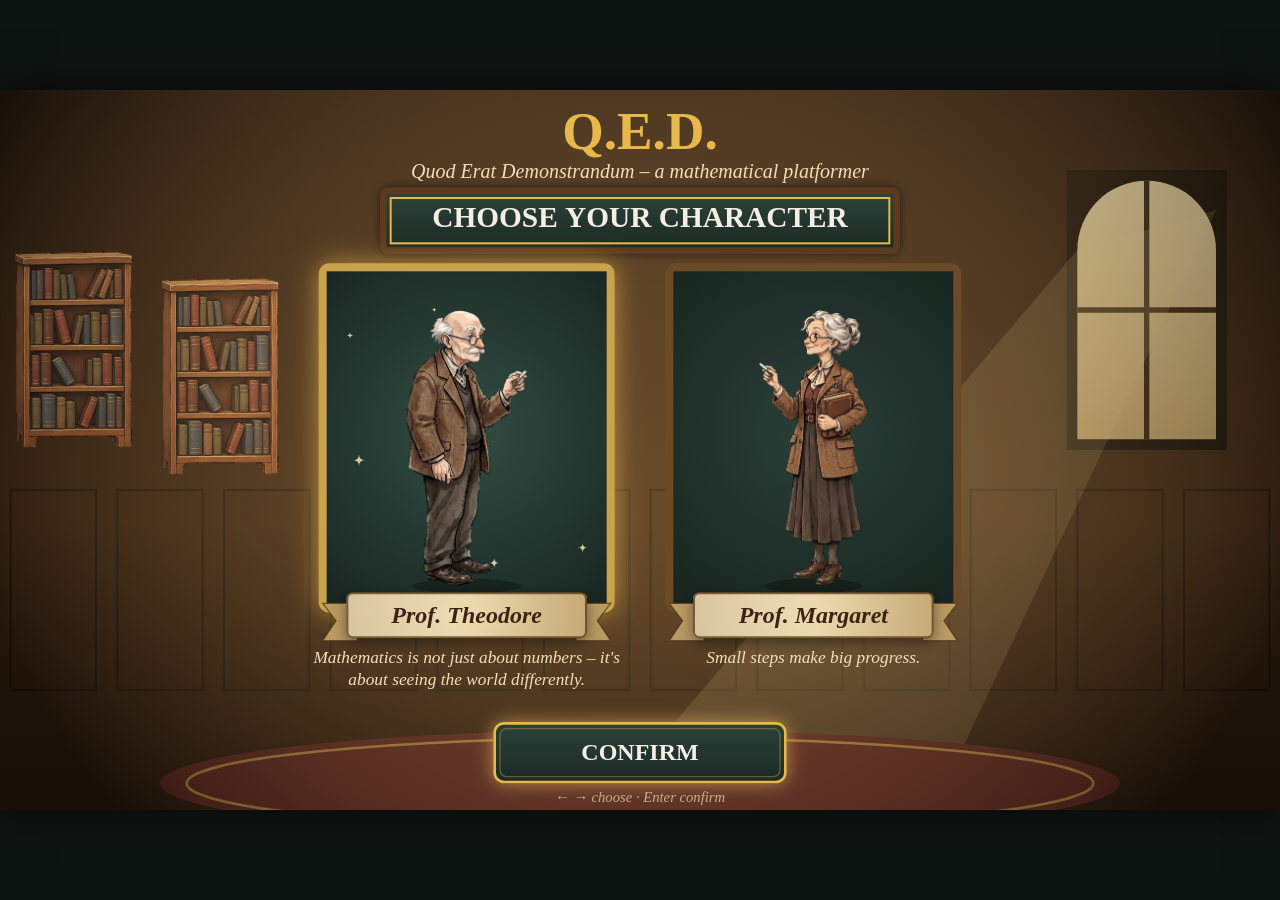
<file: index.html>
<!doctype html>
<html lang="en">
<head>
  <meta charset="utf-8">
  <meta name="viewport" content="width=device-width, initial-scale=1">
  <title>Q.E.D.</title>
  <link rel="stylesheet" href="style.css">
</head>
<body>
  <canvas id="game" tabindex="0" width="960" height="540" aria-label="Q.E.D. – a mathematical platformer"></canvas>
  <script type="module" src="src/main.js"></script>
</body>
</html>
</file>
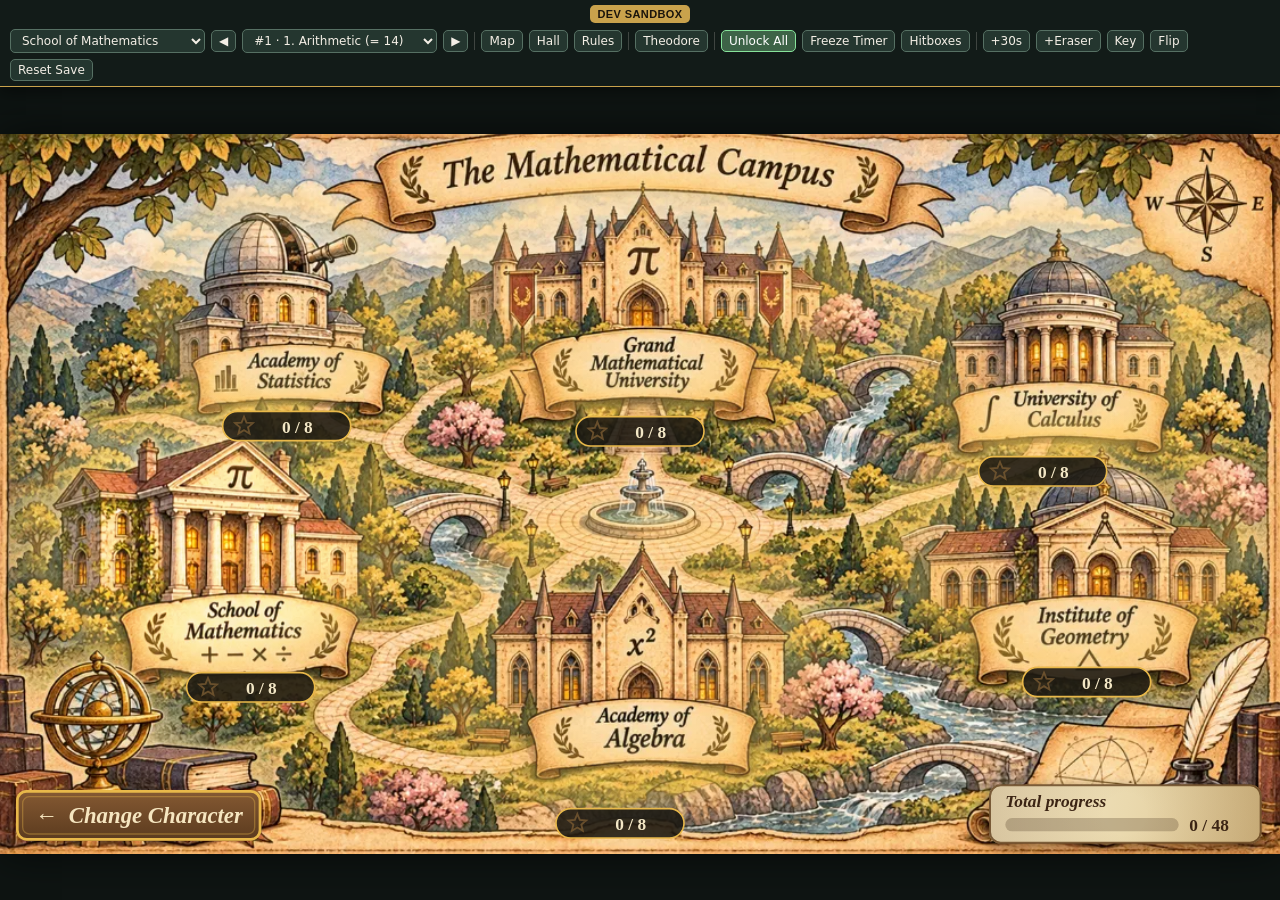
<file: dev.html>
<!doctype html>
<html lang="en">
<head>
  <meta charset="utf-8">
  <meta name="viewport" content="width=device-width, initial-scale=1">
  <title>Q.E.D. — Developer Sandbox</title>
  <link rel="stylesheet" href="style.css">
</head>
<body>
  <canvas id="game" tabindex="0" width="960" height="540" aria-label="Q.E.D. – Developer Sandbox"></canvas>
  <script>window.QED_DEV = true;</script>
  <script type="module" src="src/main.js"></script>
</body>
</html>
</file>
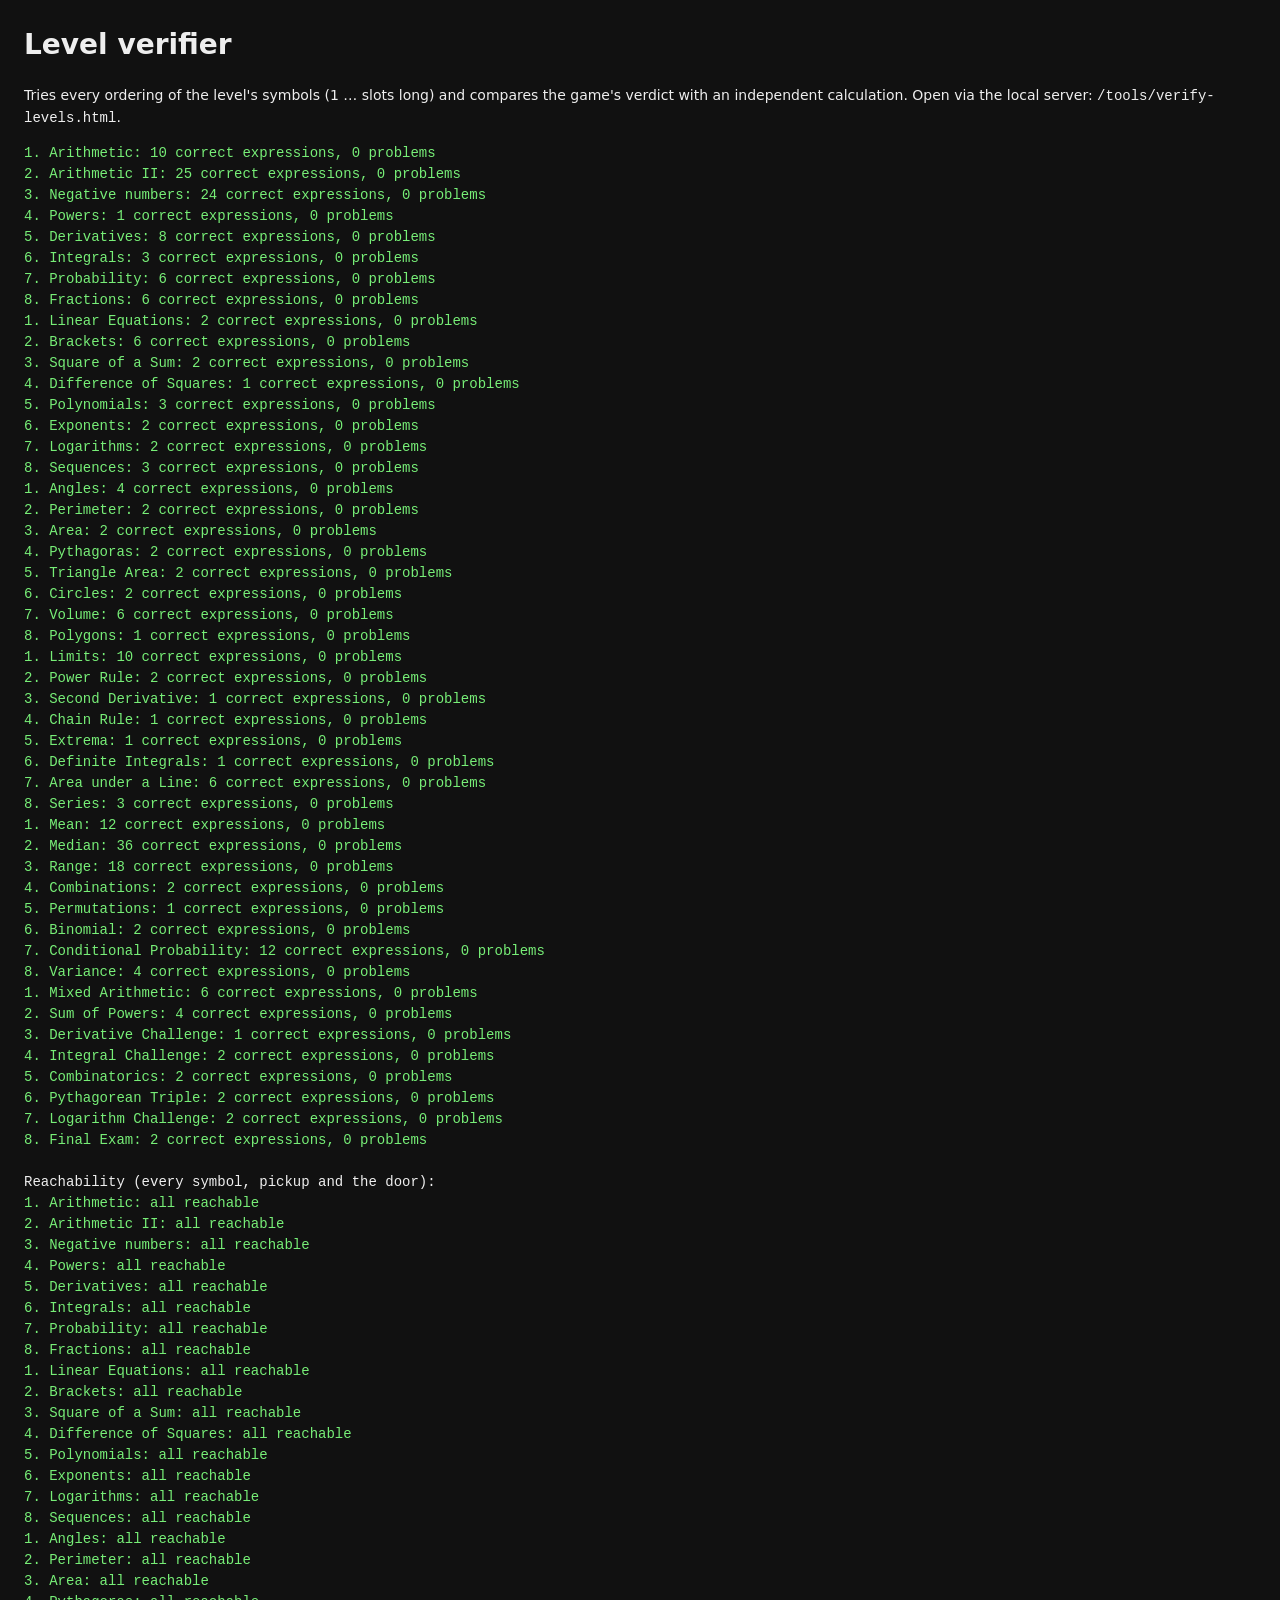
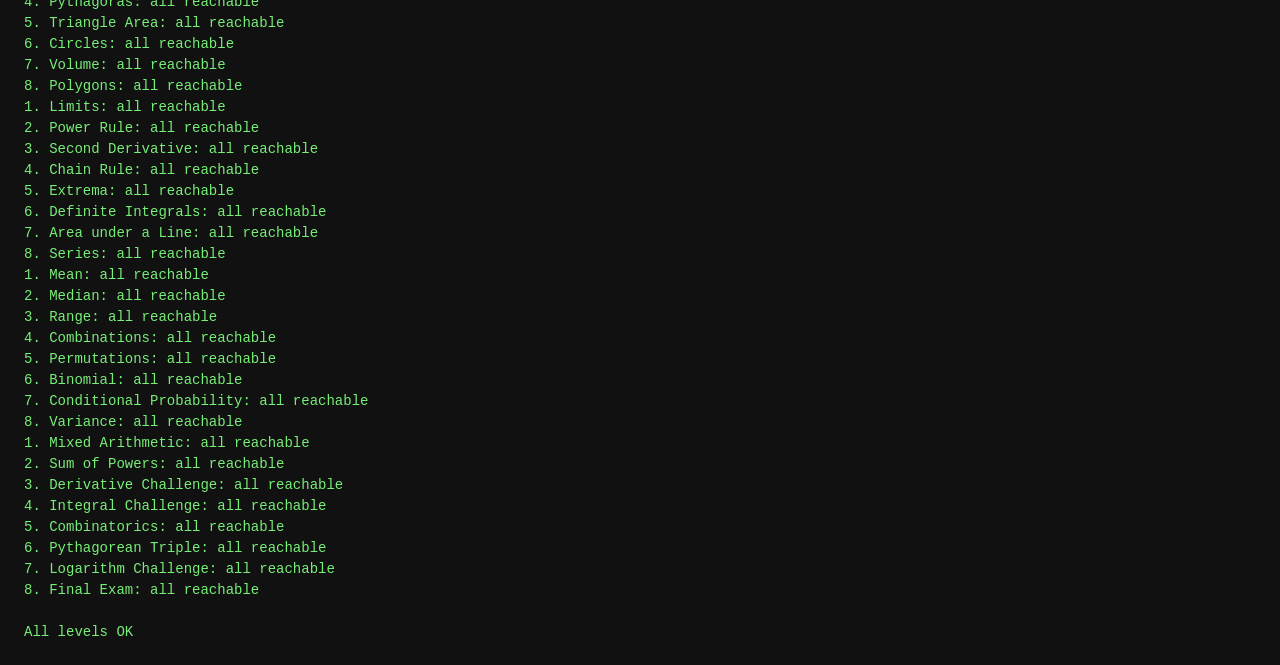
<file: tools/verify-levels.html>
<!doctype html>
<html lang="en">
<head><meta charset="utf-8"><title>Q.E.D. level verifier</title>
<style>body{font:14px/1.5 system-ui,sans-serif;margin:24px;background:#111;color:#eee}pre{white-space:pre-wrap}.bad{color:#f77}.ok{color:#7e7}</style>
</head>
<body>
<h1>Level verifier</h1>
<p>Tries every ordering of the level's symbols (1 … slots long) and compares the game's verdict with an
independent calculation. Open via the local server: <code>/tools/verify-levels.html</code>.</p>
<pre id="out">running…</pre>
<script type="module">
import { LEVELS } from '../src/levels.js';
import { S, canComplete, isComplete } from '../src/mathEngine.js';
import * as K from '../src/constants.js';

const OPS = new Set(['+', '−', '×', '÷']);
const EPS = 1e-9;
const toNum = (t) => Number(t.replace('−', '-'));

// independent "math truth" (floating point, JS operator precedence, unary minus & "a −2" subtraction allowed)
function truthArith(vals) {
  let src = '';
  for (let i = 0; i < vals.length; i++) {
    const v = vals[i];
    if (OPS.has(v)) src += ` ${{ '+': '+', '−': '-', '×': '*', '÷': '/' }[v]} `;
    else if (i > 0 && !OPS.has(vals[i - 1]) && v.startsWith('−')) src += ` + (${toNum(v)})`;
    else src += `(${toNum(v)})`;
  }
  if (/[-+*/]\s*$/.test(src) || /^\s*[*/+]/.test(src) || /[*/+-]\s+[*/+]/.test(src) || /\)\s*\(/.test(src)) return null;
  if (/[*/+-]\s+-\s+-/.test(src) || /^\s*-\s+-/.test(src)) return null; // no double signs
  try { const r = Function(`"use strict";return (${src});`)(); return Number.isFinite(r) ? r : null; } catch { return null; }
}
const truthByKind = {
  power: ([a, b, c]) => a ** b - c,
  derivative: ([a, n, x]) => a * n * x ** (n - 1),
  integral: ([c, b, a]) => (a * (b * b - c * c)) / 2,
  probability: ([a, b, c, d]) => (b && d ? (a / b) * (c / d) : null),
  // independent floating-point versions of the formula rooms (src/mathEngine.js → EV)
  'fraction-sum': ([a, b, c, d]) => (b && d ? a / b + c / d : null),
  linear: ([a, b, c]) => (a ? (c - b) / a : null),
  brackets: ([a, b, c]) => a * (b + c),
  'square-of-sum': ([a, b]) => (a + b) ** 2,
  'diff-squares': ([a, b]) => a ** 2 - b ** 2,
  'poly-value': ([a, b, x]) => x * x + a * x + b,
  'power-product': ([a, b, c, d]) => a ** b * c ** d,
  logarithm: ([b, x]) => { if (b < 2 || x < 1) return null; const k = Math.round(Math.log(x) / Math.log(b)); return b ** k === x ? k : null; },
  sequence: ([a1, d, n]) => a1 + (n - 1) * d,
  'triangle-angle': ([a, b]) => 180 - a - b,
  perimeter: ([a, b]) => 2 * (a + b),
  'product-2': ([a, b]) => a * b,
  pythagoras: ([a, b]) => { const c = Math.sqrt(a * a + b * b); return Number.isInteger(c) ? c : null; },
  'triangle-area': ([a, b]) => (a * b) / 2,
  'circle-area': ([a, b]) => (a + b) ** 2,
  'product-3': ([a, b, c]) => a * b * c,
  'polygon-angles': ([n, k]) => (n - 2) * k,
  'limit-linear': ([x0, a, b]) => a * x0 + b,
  'power-rule': ([a, n, x]) => a * n * x ** (n - 1),
  'second-derivative': ([a, n, x]) => a * n * (n - 1) * x ** (n - 2),
  'chain-rule': ([a, b, n]) => n * a * (a + b) ** (n - 1),
  vertex: ([a, b]) => (a ? b / (2 * a) : null),
  'integral-square': ([b, a]) => (a * b ** 3) / 3,
  'integral-const': ([c, b, a]) => a * (b - c),
  'sum-k': ([n, a]) => (a * n * (n + 1)) / 2,
  'mean-3': ([a, b, c]) => (a + b + c) / 3,
  'median-3': (v) => [...v].sort((p, q) => p - q)[1],
  'range-3': (v) => Math.max(...v) - Math.min(...v),
  combinations: ([n, k]) => (k < 0 || k > n ? null : fact(n) / (fact(k) * fact(n - k))),
  permutations: ([a, b]) => fact(a) / fact(b),
  binomial: ([n, k, m]) => (k < 0 || k > n ? null : fact(n) / (fact(k) * fact(n - k)) / 2 ** m),
  conditional: ([a, b, c, d]) => (b && c && d ? a / b / (c / d) : null),
  'variance-2': ([a, b]) => ((a - b) / 2) ** 2,
  'sum-of-powers': ([a, b, c, d]) => a ** b + c ** d,
};
function fact(n) { if (!Number.isInteger(n) || n < 0 || n > 12) return NaN; let r = 1; for (let i = 2; i <= n; i++) r *= i; return r; }

function* sequences(pool, maxLen, prefix = [], used = new Set()) {
  if (prefix.length) yield prefix;
  if (prefix.length === maxLen) return;
  const seen = new Set();
  for (let i = 0; i < pool.length; i++) {
    if (used.has(i) || seen.has(pool[i])) continue;
    seen.add(pool[i]); used.add(i);
    yield* sequences(pool, maxLen, [...prefix, pool[i]], used);
    used.delete(i);
  }
}

const lines = [];
let problems = 0;
for (const lvl of LEVELS) {
  const pool = lvl.tokens.map((t) => t[0]);
  const slots = lvl.template.filter((p) => p === S).length;
  const target = lvl.target.n / lvl.target.d;
  const arith = lvl.evaluate.kind === 'arith';
  let solutions = 0, rejected = [], falseAccept = [], badPrefix = [];
  for (const seq of sequences(pool, slots)) {
    if (!arith && seq.length !== slots) continue;
    let truth;
    if (arith) truth = truthArith(seq);
    else {
      if (seq.some((v) => OPS.has(v))) truth = null;
      else { const fn = truthByKind[lvl.evaluate.kind]; truth = fn ? fn(seq.map(toNum)) : null; }
    }
    const correct = truth !== null && Math.abs(truth - target) < EPS;
    const accepted = isComplete(lvl, seq);
    if (correct) {
      solutions++;
      if (!accepted) rejected.push(seq.join(' '));
      // every prefix of a correct solution must stay "alive" while collecting
      for (let k = 1; k <= seq.length; k++) {
        const pre = seq.slice(0, k);
        const rest = [...pool]; for (const v of pre) rest.splice(rest.indexOf(v), 1);
        if (!canComplete(lvl, pre, rest)) { badPrefix.push(`${seq.join(' ')} (dead after "${pre.join(' ')}")`); break; }
      }
    } else if (accepted) falseAccept.push(seq.join(' '));
  }
  const bad = rejected.length + falseAccept.length + badPrefix.length;
  problems += bad;
  lines.push(`<span class="${bad ? 'bad' : 'ok'}">${lvl.name}: ${solutions} correct expressions, ${bad} problems</span>`);
  if (rejected.length) lines.push(`  correct but REJECTED: ${rejected.slice(0, 30).join('  |  ')}`);
  if (falseAccept.length) lines.push(`  wrong but ACCEPTED: ${falseAccept.slice(0, 30).join('  |  ')}`);
  if (badPrefix.length) lines.push(`  marked as mistake too early: ${badPrefix.slice(0, 30).join('  |  ')}`);
}
// ---------------------------------------------------------------- reachability
// Simulates jumps with the game's physics (normal gravity) from every reachable surface, follows ladders
// and sponges, then checks that every symbol, pickup and the door can be reached by a standing player.
const DT = 1 / 60, SW = 40, SH = 18;
function simulate(lvl, x0, feet, dir, jump, holdFrames) {
  let x = x0, y = feet - K.PLAYER_H, vy = jump ? -K.JUMP_V : 0;
  for (let f = 0; f < 400; f++) {
    const holding = f < holdFrames;
    vy = Math.min(vy + K.GRAVITY * (vy < 0 && !holding ? 1.8 : 1) * DT, K.MAX_FALL);
    x = Math.max(16, Math.min(K.W - 16 - K.PLAYER_W, x + dir * K.SPEED * DT));
    const prev = y + K.PLAYER_H;
    y += vy * DT;
    if (vy < 0) continue;
    const b = y + K.PLAYER_H, over = (px, pw) => x + K.PLAYER_W > px + 3 && x < px + pw - 3;
    const sp = (lvl.sponges ?? []).find(([sx, sy]) => over(sx - SW / 2, SW) && prev <= sy - SH + 1 && sy - SH <= b);
    if (sp) { y = sp[1] - SH - K.PLAYER_H; vy = -K.BOUNCE_V; continue; }
    if (b >= K.FLOOR_Y) return 'floor';
    const i = lvl.platforms.findIndex(([px, py, pw]) => over(px, pw) && prev <= py + 1 && py <= b);
    if (i >= 0) return i;
  }
  return null;
}
function reachable(lvl) {
  const seen = new Set(['floor']), queue = ['floor'];
  const surf = (s) => (s === 'floor' ? [16, K.FLOOR_Y, K.W - 32] : lvl.platforms[s]);
  while (queue.length) {
    const s = queue.shift();
    const [sx, sy, sw] = surf(s);
    const add = (d) => { if (d !== null && !seen.has(d)) { seen.add(d); queue.push(d); } };
    for (let x = sx - K.PLAYER_W + 6; x <= sx + sw - 6; x += 6)
      for (const dir of [-1, 0, 1]) for (const [jump, hold] of [[true, 999], [true, 8], [false, 0]]) add(simulate(lvl, x, sy, dir, jump, hold));
    for (const [lx, top, bottom] of lvl.ladders ?? []) { // ladders join the surfaces at both ends
      const on = (yy) => Math.abs(yy - sy) < 2 && lx >= sx - 4 && lx <= sx + sw + 4;
      if (on(bottom)) add(lvl.platforms.findIndex(([px, py, pw]) => py === top && lx >= px && lx <= px + pw));
      if (on(top)) add(bottom === K.FLOOR_Y ? 'floor' : lvl.platforms.findIndex(([px, py, pw]) => py === bottom && lx >= px && lx <= px + pw));
    }
  }
  return [...seen].map(surf);
}
const standReach = (surfaces, lvl, x, y, radius) => surfaces.some(([sx, sy, sw]) => {
  const cy = sy - K.PLAYER_H / 2, cx = Math.max(sx + 3 - K.PLAYER_W / 2, Math.min(sx + sw - 3 + K.PLAYER_W / 2, x));
  return Math.hypot(cx - x, cy - y) <= radius;
}) || (lvl.ladders ?? []).some(([lx, top, bottom]) => Math.abs(lx - x) <= radius && y >= top - K.PLAYER_H / 2 - radius && y <= bottom - K.PLAYER_H / 2 + radius);

lines.push('', 'Reachability (every symbol, pickup and the door):');
for (const lvl of LEVELS) {
  const surfaces = reachable(lvl);
  const missing = [];
  lvl.tokens.forEach(([t, x, y]) => { if (!standReach(surfaces, lvl, x, y, K.TOKEN_R + 22)) missing.push(`symbol ${t}`); });
  (lvl.pickups ?? []).forEach(([k, x, y]) => { if (!standReach(surfaces, lvl, x, y, 34)) missing.push(`${k} pickup`); });
  const unreachedPlatforms = lvl.platforms.filter((p) => !surfaces.includes(p)).length;
  problems += missing.length;
  lines.push(`<span class="${missing.length ? 'bad' : 'ok'}">${lvl.name}: ${missing.length ? 'UNREACHABLE ' + missing.join(', ') : 'all reachable'}${unreachedPlatforms ? ` (${unreachedPlatforms} decorative platform(s) unreachable)` : ''}</span>`);
}

lines.push('', problems ? `<span class="bad">${problems} problems</span>` : '<span class="ok">All levels OK</span>');
document.getElementById('out').innerHTML = lines.join('\n');
window.verifyResult = { problems, text: document.getElementById('out').innerText };
</script>
</body>
</html>
</file>
<file: style.css>
html, body {
  margin: 0;
  height: 100%;
  background: #0e1412;
}

body {
  display: flex;
  align-items: center;
  justify-content: center;
  overflow: hidden;
}

#game {
  /* keep 16:9 and fit the window */
  width: min(100vw, calc(100vh * 16 / 9));
  height: min(100vh, calc(100vw * 9 / 16));
  display: block;
  outline: none;
  box-shadow: 0 0 40px rgba(0, 0, 0, 0.6);
}
</file>
